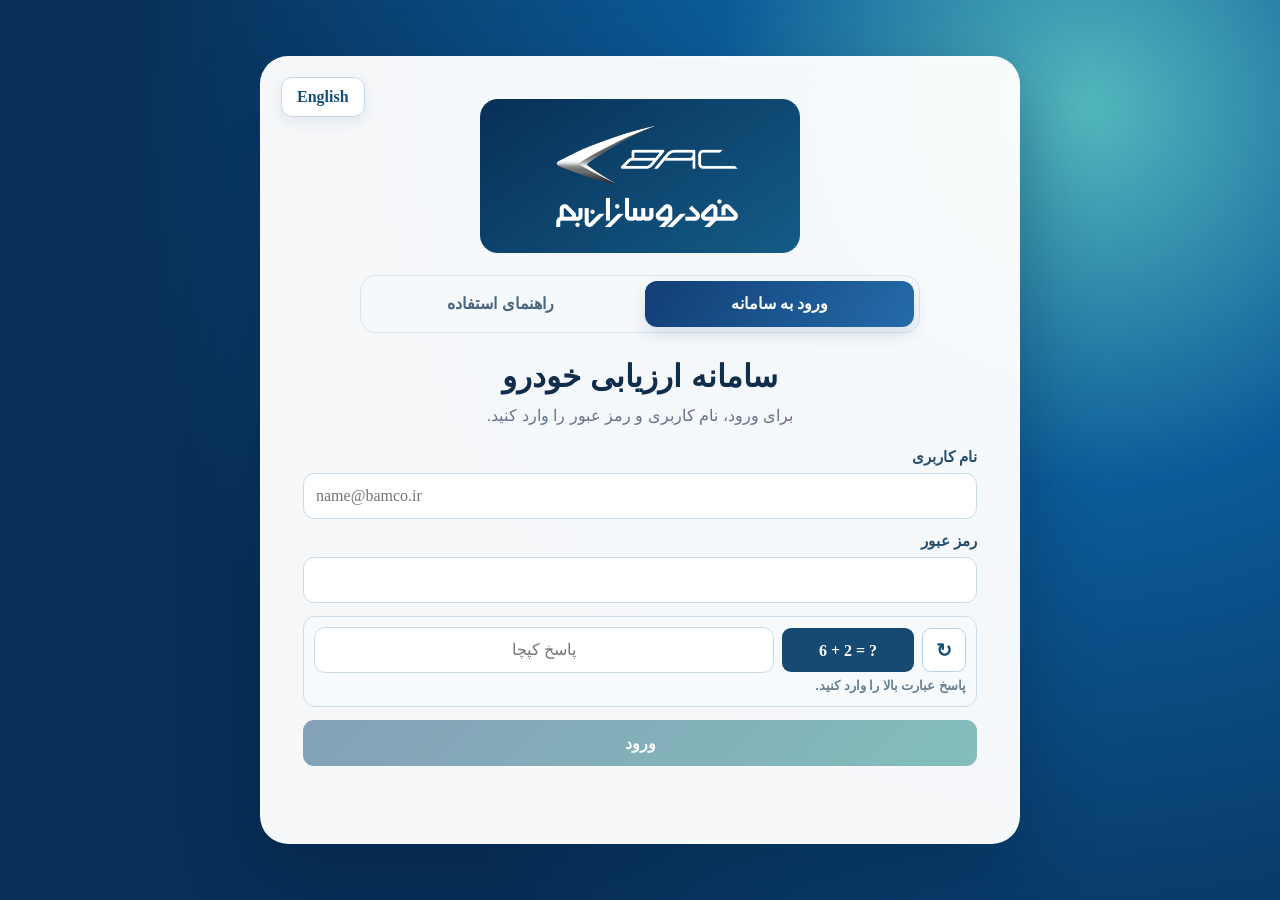
<file: index.html>
<!doctype html>
<html lang="fa" dir="rtl">
<head>
  <meta charset="utf-8">
  <meta name="viewport" content="width=device-width,initial-scale=1">
  <meta http-equiv="Cache-Control" content="no-cache, no-store, must-revalidate">
  <meta http-equiv="Pragma" content="no-cache">
  <meta http-equiv="Expires" content="0">
  <meta name="theme-color" content="#0b3a63">
  <title>ورود به سامانه ارزیابی خودرو</title>
  <link rel="stylesheet" href="auth-pages.css?v=75">
  <link rel="stylesheet" href="auth-guide.css?v=76">
</head>
<body data-auth-page="login">
  <main class="authPage">
    <section class="authCard" aria-labelledby="loginTitle">
      <button class="languageButton" id="languageButton" type="button" lang="en">English</button>
      <img class="brandLogo" src="bamco-logo.png?v=74" alt="لوگوی خودروسازان بم">
      <div class="entryTabs" role="tablist" aria-label="بخش‌های صفحه ورود">
        <button class="entryTabButton active" id="entryLoginTab" type="button" role="tab" aria-controls="entryLoginPanel" aria-selected="true" data-entry-tab="login"><span class="guideFa">ورود به سامانه</span><span class="guideEn">Sign in</span></button>
        <button class="entryTabButton" id="entryGuideTab" type="button" role="tab" aria-controls="entryGuidePanel" aria-selected="false" tabindex="-1" data-entry-tab="guide"><span class="guideFa">راهنمای استفاده</span><span class="guideEn">User Guide</span></button>
      </div>
      <div id="entryLoginPanel" role="tabpanel" aria-labelledby="entryLoginTab" tabindex="0">
        <h1 id="loginTitle">سامانه ارزیابی خودرو</h1>
        <p class="intro" id="loginIntro">برای ورود، نام کاربری و رمز عبور را وارد کنید.</p>
        <form id="loginForm" autocomplete="on">
          <label><span id="usernameLabel">نام کاربری</span><input id="username" name="username" type="email" dir="ltr" lang="en" autocomplete="username" placeholder="name@bamco.ir" required></label>
          <label><span id="passwordLabel">رمز عبور</span><input id="password" name="password" type="password" dir="ltr" lang="en" autocomplete="current-password" required></label>
          <div class="captchaBox">
            <div class="captchaRow">
              <input id="captchaAnswer" inputmode="numeric" autocomplete="off" aria-label="پاسخ کپچا" placeholder="پاسخ کپچا" dir="rtl" lang="fa">
              <strong id="captchaQuestion" dir="ltr" lang="en"></strong>
              <button id="captchaRefresh" class="captchaRefresh" type="button" aria-label="کپچای جدید">↻</button>
            </div>
            <small id="captchaMessage" aria-live="polite">پاسخ عبارت بالا را وارد کنید.</small>
          </div>
          <button id="loginButton" class="primaryButton" type="submit" disabled>ورود</button>
          <div id="loginMessage" class="message" role="status" aria-live="polite"></div>
        </form>
      </div>
<section aria-labelledby="entryGuideTab" class="entryGuidePanel entryTabPanel" hidden="" id="entryGuidePanel" role="tabpanel">
<div class="guideLang guideFa" dir="rtl" lang="fa">
<div class="guideHero">
<h1>راهنمای استفاده از سامانه ارزیابی خودرو</h1>
<p>این سامانه یک ابزار آفلاین و یکپارچه برای ثبت ارزیابی فنی خودرو، وزن‌دهی تخصصی شاخص‌ها، تحلیل مدیریتی، کنترل اصلاحات و مقایسه چند خودرو است. داده‌های ارزیاب، نظر و وزن‌های خبره و خروجی‌های مدیریتی در یک پرونده واحد نگهداری می‌شوند؛ در ادامه، نحوه کار هر نقش و مسیر کامل پرونده توضیح داده شده است.</p>
</div>
<nav aria-label="دسترسی سریع راهنما" class="guideQuickNav">
<a href="#guide-fa-overview">گردش کار</a><a href="#guide-fa-evaluator">ارزیاب</a><a href="#guide-fa-expert">خبره</a><a href="#guide-fa-manager">مدیریت</a><a href="#guide-fa-backup">پشتیبان و مقایسه</a>
</nav>
<section class="guideSection" id="guide-fa-overview">
<div class="guideSectionHead"><span class="guideSectionIcon workflowIcon">↻</span><div><h2>ورود، نقش‌ها و گردش کلی پرونده</h2><p>هر کاربر ابتدا با نام کاربری و رمز عبور وارد می‌شود و فقط نقش‌های مجاز حساب خود را می‌بیند.</p></div></div>
<div class="guideOverviewGrid">
<article class="guideRoleTile evaluator"><strong>ارزیاب</strong><p>مشخصات خودرو و ارزیاب، چهار نمای خودرو، امتیازهای ۱ تا ۱۰، یادداشت‌ها، مستندات و نظر نهایی را ثبت می‌کند و پس از تکمیل پرونده آن را قفل می‌کند.</p></article>
<article class="guideRoleTile expert"><strong>خبره</strong><p>اطلاعات تخصصی، وزن ۱۵ شاخص اصلی و نظر نهایی خبره را ثبت می‌کند. مجموع وزن‌ها باید دقیقاً برابر ۱ باشد.</p></article>
<article class="guideRoleTile manager"><strong>مدیریت</strong><p>داشبورد و نتایج را مشاهده می‌کند، وزن‌های فعال را کنترل می‌کند، مجوز اصلاح صادر می‌کند، سوابق اصلاحات را می‌بیند و مقایسه چند خودرو را انجام می‌دهد.</p></article>
</div>
<figure aria-label="گردش کار پرونده" class="guideFlow">
<div class="guideFlowNode"><b>ورود و انتخاب نقش</b><small>براساس دسترسی حساب</small></div><div class="guideFlowArrow">→</div>
<div class="guideFlowBranch"><div class="guideFlowNode branch"><b>ارزیابی</b><small>امتیاز، مستندات، عکس و نظر نهایی</small></div><div class="guideFlowNode merge"><b>وزن‌دهی خبره</b><small>وزن ۱۵ شاخص و نظر خبره</small></div></div><div class="guideFlowArrow">→</div>
<div class="guideFlowNode final"><b>مدیریت</b><small>تحلیل، مجوز اصلاح، مقایسه و خروجی</small></div><div class="guideFlowArrow">→</div>
<div class="guideFlowNode"><b>پشتیبان کامل</b><small>JSON قابل بازیابی</small></div>
</figure>
<div class="guideCallout"><strong>تغییر نقش:</strong> فقط نمای سامانه را بین نقش‌های مجاز همان کاربر عوض می‌کند و اطلاعات پرونده حذف نمی‌شود. گزینه «شروع ارزیابی جدید» فقط در پنل ارزیاب در دسترس است و برای ایجاد پرونده یک خودروی جدید استفاده می‌شود.</div>
</section>
<section class="guideSection" id="guide-fa-evaluator">
<div class="guideSectionHead"><span class="guideSectionIcon">✓</span><div><h2>پنل ارزیاب</h2><p>مرجع ثبت داده خام ارزیابی خودرو است.</p></div></div>
<div class="guideSteps">
<article class="guideStep"><span class="guideStepNum">۱</span><h3>اطلاعات ارزیابی</h3><p>نام و سابقه ارزیاب، تماس و ایمیل، تاریخ، برند، مدل، شماره شاسی و کارکرد را ثبت کنید.</p></article>
<article class="guideStep"><span class="guideStepNum">۲</span><h3>چهار نمای خودرو</h3><p>نمای جلو، عقب، چپ و راست را اضافه کنید. این تصاویر در پشتیبان کامل، مدیریت و خروجی اکسل مربوطه استفاده می‌شوند.</p></article>
<article class="guideStep"><span class="guideStepNum">۳</span><h3>امتیازدهی و مستندات</h3><p>برای هر آیتم امتیاز ۱ تا ۱۰ ثبت کنید. یادداشت و فایل مستند را در همان آیتم اضافه یا حذف کنید. درصد تکمیل به‌صورت زنده به‌روزرسانی می‌شود.</p></article>
<article class="guideStep"><span class="guideStepNum">۴</span><h3>نظر نهایی ارزیاب</h3><p>جمع‌بندی نهایی را ثبت کنید. این نظر در مدیریت، پشتیبان کامل و خروجی‌های مرتبط نگهداری می‌شود.</p></article>
<article class="guideStep"><span class="guideStepNum">۵</span><h3>تأیید نهایی و قفل</h3><p>پس از پاسخ‌دادن به تمام آیتم‌ها، «تأیید نهایی و قفل پرونده» را بزنید. پس از قفل، داده‌ها قابل تغییر نیستند.</p></article>
<article class="guideStep"><span class="guideStepNum">۶</span><h3>مشاهده پرونده قفل‌شده</h3><p>در حالت قفل، شاخص‌ها و زیرشاخص‌ها همچنان باز و بسته می‌شوند و امتیازها، یادداشت‌ها، مستندات و تصاویر قبلی قابل مشاهده‌اند؛ اما هیچ داده‌ای قابل تغییر نیست. بالای فرم وضعیت قفل نمایش داده می‌شود.</p></article>
<article class="guideStep"><span class="guideStepNum">۷</span><h3>اصلاح پس از قفل</h3><p>فقط مدیریت می‌تواند برای یک کاربر مشخص و در نقش «ارزیاب» مجوز اصلاح صادر کند. تنها همان کاربر در همان نقش امکان ویرایش خواهد داشت. پس از پایان اصلاح، ارزیاب دوباره پرونده را تأیید و قفل می‌کند.</p></article>
</div>
<h3>خروجی اکسل ارزیاب</h3>
<div class="guideToolbar">
<div class="guideTool"><strong>شیت اصلی</strong><span>اطلاعات ارزیابی، میانگین شاخص‌ها و نظر نهایی ارزیاب را در یک نمای خلاصه نگهداری می‌کند.</span></div>
<div class="guideTool"><strong>چهار نمای خودرو</strong><span>یک شیت جداگانه برای تصاویر جلو، عقب، چپ و راست ایجاد می‌شود.</span></div>
<div class="guideTool"><strong>جزئیات</strong><span>امتیاز آیتم‌ها، یادداشت‌ها و اطلاعات مستندات در شیت‌های جزئیات نگهداری می‌شوند.</span></div>
</div>
</section>
<section class="guideSection" id="guide-fa-expert">
<div class="guideSectionHead"><span class="guideSectionIcon">◇</span><div><h2>پنل خبره</h2><p>برای تعیین اهمیت نسبی ۱۵ شاخص اصلی و ثبت نظر تخصصی استفاده می‌شود.</p></div></div>
<div class="guideSteps">
<article class="guideStep"><span class="guideStepNum">۱</span><h3>اطلاعات خبره</h3><p>نام، تخصص، سمت، سازمان، سابقه، تماس، ایمیل و تاریخ تکمیل را ثبت کنید.</p></article>
<article class="guideStep"><span class="guideStepNum">۲</span><h3>وزن‌ها</h3><p>وزن هر ۱۵ شاخص را وارد کنید. مجموع باید دقیقاً ۱ باشد. وزن پیش‌فرض هر شاخص ۱/۱۵ است.</p></article>
<article class="guideStep"><span class="guideStepNum">۳</span><h3>تأیید نهایی خبره</h3><p>با معتبر بودن وزن‌ها، تأیید نهایی وزن‌های خبره را برای مدیریت فعال می‌کند. اگر خبره با مجوز اصلاح وارد پرونده قفل‌شده شده باشد، تأیید اصلاحات مجوز همان جلسه را خاتمه می‌دهد.</p></article>
<article class="guideStep"><span class="guideStepNum">۴</span><h3>حالت قفل</h3><p>در پرونده قفل‌شده، فرم خبره فقط خواندنی است مگر مدیریت دقیقاً برای همان کاربر در نقش خبره مجوز اصلاح صادر کند. وضعیت مجوز بالای پنل خبره نمایش داده می‌شود.</p></article>
<article class="guideStep"><span class="guideStepNum">۵</span><h3>خروجی اکسل خبره</h3><p>هر زمان تمام وزن‌ها وارد شده باشند و مجموع دقیقاً ۱ باشد، خروجی اکسل قابل دریافت است؛ حتی اگر پرونده قفل باشد. نظر نهایی خبره نیز در فایل اکسل درج می‌شود.</p></article>
</div>
</section>
<section class="guideSection" id="guide-fa-manager">
<div class="guideSectionHead"><span class="guideSectionIcon">▦</span><div><h2>پنل مدیریت</h2><p>مرکز تحلیل، کنترل وزن‌ها، مدیریت اصلاحات، مقایسه خودروها و گزارش نهایی است.</p></div></div>
<div class="guideSteps">
<article class="guideStep"><span class="guideStepNum">۱</span><h3>داشبورد و امتیاز نهایی</h3><p>مشخصات پرونده، تکمیل ارزیابی، میانگین شاخص‌ها، وزن فعال، سهم در امتیاز نهایی، نمودارها، نقاط قوت و ضعف و نظرات ارزیاب/خبره نمایش داده می‌شوند.</p></article>
<article class="guideStep"><span class="guideStepNum">۲</span><h3>وزن فعال</h3><p>اولویت وزن‌ها: فایل وزن مدیریتیِ تأییدشده، سپس وزن تأییدشده خبره، و در نبود آن‌ها وزن‌های برابر. حذف فایل مدیریتی، سیستم را به وزن خبره یا پیش‌فرض برمی‌گرداند.</p></article>
<article class="guideStep"><span class="guideStepNum">۳</span><h3>صدور مجوز اصلاح</h3><p>در پرونده قفل‌شده، مدیریت «نقش»، «کاربر دریافت‌کننده» و «دلیل اصلاح» را مشخص می‌کند. مجوز به ترکیب کاربر + نقش + پرونده وابسته است و برای کاربر دیگری قابل استفاده نیست.</p></article>
<article class="guideStep"><span class="guideStepNum">۴</span><h3>سوابق اصلاحات</h3><p>در انتهای پنل مدیریت، نام کاربر، نقش ارزیاب/خبره، دلیل، تاریخ و ساعت مجوز/اصلاح ثبت می‌شود. این سوابق در پشتیبان کامل نیز نگهداری می‌شوند.</p></article>
<article class="guideStep"><span class="guideStepNum">۵</span><h3>مقایسه چند خودرو</h3><p>از بخش مقایسه، ابتدا تعداد خودروهای مقایسه‌ای را از ۱ تا ۵ مشخص کنید و سپس فایل JSON هر خودرو را بارگذاری کنید. برای هر خودرو رادار مستقل و جدول مقایسه با اختلاف نسبت به خودروی فعلی نمایش داده می‌شود.</p></article>
<article class="guideStep"><span class="guideStepNum">۶</span><h3>اکسل مدیریت</h3><p>خروجی مدیریت شامل داشبورد، امتیازها و وزن‌ها، نظر نهایی ارزیاب، خبره و مدیریت و چهار نمای خودرو است. اگر خودروهای مقایسه‌ای بارگذاری شده باشند، جدول و نمودارهای مقایسه نیز در فایل اکسل اضافه می‌شوند.</p></article>
</div>
<h3>طبقه‌بندی نتیجه</h3>
<div class="guideDecision"><div class="pass"><strong>۸۵-۱۰۰</strong><span>عبور مقدماتی</span><small>ادامه بررسی‌های اقتصادی و صنعتی‌سازی</small></div><div class="conditional"><strong>۷۵-۸۵</strong><span>عبور مشروط</span><small>ادامه پس از برنامه اصلاحی</small></div><div class="revise"><strong>۶۵-۷۵</strong><span>اصلاح و ارزیابی مجدد</span><small>توقف تا اجرای اصلاحات</small></div><div class="reject"><strong>کمتر از ۶۵</strong><span>رد مقدماتی</span><small>عدم توصیه برای ادامه فرایند</small></div></div>
</section>
<section class="guideSection" id="guide-fa-backup">
<div class="guideSectionHead"><span class="guideSectionIcon">⇩</span><div><h2>پشتیبان کامل، بازیابی و نکات مهم</h2><p>برای انتقال پرونده بین دستگاه‌ها یا نگهداری نسخه قابل بازیابی از JSON استفاده کنید.</p></div></div>
<div class="guideSteps">
<article class="guideStep"><span class="guideStepNum">۱</span><h3>پشتیبان کامل JSON</h3><p>امتیازها، متادیتا، یادداشت‌ها، مستندات، چهار تصویر خودرو، نظرهای نهایی، اطلاعات و وزن‌های خبره، وزن مدیریتی، وضعیت قفل/مجوز و سوابق اصلاحات را ذخیره می‌کند.</p></article>
<article class="guideStep"><span class="guideStepNum">۲</span><h3>باز کردن پرونده</h3><p>از «باز کردن پرونده» برای بازیابی Full Case Backup استفاده کنید. نقش و وضعیت قفل پرونده پس از بازیابی مطابق اطلاعات ذخیره‌شده اعمال می‌شود.</p></article>
<article class="guideStep"><span class="guideStepNum">۳</span><h3>نام فایل‌ها</h3><p>نام تمام فایل‌های خروجی به انگلیسی ساخته می‌شود تا در سیستم‌های مختلف سازگاری بیشتری داشته باشد؛ محتوای فایل براساس زبان رابط فارسی یا انگلیسی است.</p></article>
</div>
<div class="guideCallout warning"><strong>پیشنهاد:</strong> قبل از شروع ارزیابی جدید، قبل از انتقال پرونده به دستگاه دیگر و قبل از اصلاحات مهم یک پشتیبان کامل JSON بگیرید.</div>
</section>
</div>
<div class="guideLang guideEn" dir="ltr" lang="en">
<div class="guideHero">
<h1>Vehicle Assessment System User Guide</h1>
<p>This system is an integrated offline tool for recording technical vehicle assessments, expert weighting of criteria, management analysis, revision control, and multi-vehicle comparison. Evaluator data, Expert comments and weights, and Management outputs are stored in a single case; the sections below explain how each role works and the complete case workflow.</p>
</div>
<nav aria-label="Guide shortcuts" class="guideQuickNav">
<a href="#guide-en-overview">Workflow</a><a href="#guide-en-evaluator">Evaluator</a><a href="#guide-en-expert">Expert</a><a href="#guide-en-manager">Management</a><a href="#guide-en-backup">Backup &amp; comparison</a>
</nav>
<section class="guideSection" id="guide-en-overview">
<div class="guideSectionHead"><span class="guideSectionIcon workflowIcon">↻</span><div><h2>Sign-in, roles, and overall case workflow</h2><p>Each user first signs in with a username and password and sees only the roles authorized for that account.</p></div></div>
<div class="guideOverviewGrid">
<article class="guideRoleTile evaluator"><strong>Evaluator</strong><p>Records vehicle and evaluator information, four vehicle views, 1–10 scores, notes, evidence, and the final comment, then locks the case after completion.</p></article>
<article class="guideRoleTile expert"><strong>Expert</strong><p>Records professional information, weights for the 15 main criteria, and the Expert final comment. The total of all weights must equal exactly 1.</p></article>
<article class="guideRoleTile manager"><strong>Management</strong><p>Views the dashboard and results, controls active weights, grants revision permission, reviews revision history, and compares multiple vehicles.</p></article>
</div>
<figure aria-label="Case workflow" class="guideFlow">
<div class="guideFlowNode"><b>Sign in and select role</b><small>Based on account access</small></div><div class="guideFlowArrow">→</div>
<div class="guideFlowBranch"><div class="guideFlowNode branch"><b>Assessment</b><small>Scores, evidence, photos, and final comment</small></div><div class="guideFlowNode merge"><b>Expert weighting</b><small>15 criterion weights and Expert comment</small></div></div><div class="guideFlowArrow">→</div>
<div class="guideFlowNode final"><b>Management</b><small>Analysis, revision permission, comparison, and output</small></div><div class="guideFlowArrow">→</div>
<div class="guideFlowNode"><b>Full backup</b><small>Restorable JSON</small></div>
</figure>
<div class="guideCallout"><strong>Switch Role:</strong> only changes the system view between roles authorized for the same user and does not delete case data. “Start New Assessment” is available only in the Evaluator panel and is used to create a case for a new vehicle.</div>
</section>
<section class="guideSection" id="guide-en-evaluator">
<div class="guideSectionHead"><span class="guideSectionIcon">✓</span><div><h2>Evaluator panel</h2><p>The source for recording raw vehicle-assessment data.</p></div></div>
<div class="guideSteps">
<article class="guideStep"><span class="guideStepNum">1</span><h3>Assessment information</h3><p>Enter the evaluator’s name and experience, contact details and email, date, vehicle brand, model, VIN, and odometer reading.</p></article>
<article class="guideStep"><span class="guideStepNum">2</span><h3>Four vehicle views</h3><p>Add front, rear, left, and right views. These images are used in the full backup, Management, and the related Excel output.</p></article>
<article class="guideStep"><span class="guideStepNum">3</span><h3>Scoring and evidence</h3><p>Enter a score from 1 to 10 for each item. Add or remove notes and evidence files within the same item. The completion percentage updates live.</p></article>
<article class="guideStep"><span class="guideStepNum">4</span><h3>Evaluator final comment</h3><p>Record the final conclusion. This comment is retained in Management, the full backup, and related outputs.</p></article>
<article class="guideStep"><span class="guideStepNum">5</span><h3>Final confirmation and lock</h3><p>After answering all items, click “Finalize and Lock Assessment.” After the case is locked, the data cannot be changed.</p></article>
<article class="guideStep"><span class="guideStepNum">6</span><h3>View a locked case</h3><p>When locked, criteria and subcriteria can still be expanded and collapsed, and previous scores, notes, evidence, and images remain viewable; however, no data can be changed. The lock status is displayed above the form.</p></article>
<article class="guideStep"><span class="guideStepNum">7</span><h3>Revision after locking</h3><p>Only Management can grant revision permission to a specific user in the “Evaluator” role. Only that same user in that role can edit the case. After completing the revision, the Evaluator confirms and locks the case again.</p></article>
</div>
<h3>Evaluator Excel Output</h3>
<div class="guideToolbar">
<div class="guideTool"><strong>Main sheet</strong><span>Keeps assessment information, criterion averages, and the Evaluator final comment in one summary view.</span></div>
<div class="guideTool"><strong>Four vehicle views</strong><span>A separate sheet is created for the front, rear, left, and right images.</span></div>
<div class="guideTool"><strong>Details</strong><span>Item scores, notes, and evidence information are retained in the detail sheets.</span></div>
</div>
</section>
<section class="guideSection" id="guide-en-expert">
<div class="guideSectionHead"><span class="guideSectionIcon">◇</span><div><h2>Expert panel</h2><p>Used to define the relative importance of the 15 main criteria and record the expert opinion.</p></div></div>
<div class="guideSteps">
<article class="guideStep"><span class="guideStepNum">1</span><h3>Expert information</h3><p>Enter name, specialty, position, organization, experience, contact details, email, and completion date.</p></article>
<article class="guideStep"><span class="guideStepNum">2</span><h3>Weights</h3><p>Enter the weight of all 15 criteria. The total must equal exactly 1. The default weight for each criterion is 1/15.</p></article>
<article class="guideStep"><span class="guideStepNum">3</span><h3>Expert final confirmation</h3><p>When the weights are valid, final confirmation makes the Expert weights available to Management. If the Expert entered a locked case with revision permission, confirming the revisions ends that session’s permission.</p></article>
<article class="guideStep"><span class="guideStepNum">4</span><h3>Locked state</h3><p>In a locked case, the Expert form is read-only unless Management grants revision permission specifically to that same user in the Expert role. Permission status is displayed above the Expert panel.</p></article>
<article class="guideStep"><span class="guideStepNum">5</span><h3>Expert Excel output</h3><p>Whenever all weights have been entered and their total equals exactly 1, the Excel output can be generated, even if the case is locked. The Expert final comment is also included in the Excel file.</p></article>
</div>
</section>
<section class="guideSection" id="guide-en-manager">
<div class="guideSectionHead"><span class="guideSectionIcon">▦</span><div><h2>Management panel</h2><p>The central area for analysis, weight control, revision management, vehicle comparison, and final reporting.</p></div></div>
<div class="guideSteps">
<article class="guideStep"><span class="guideStepNum">1</span><h3>Dashboard and final score</h3><p>Case information, assessment completion, criterion averages, active weights, contribution to the final score, charts, strengths and weaknesses, and Evaluator/Expert comments are displayed.</p></article>
<article class="guideStep"><span class="guideStepNum">2</span><h3>Active weights</h3><p>Weight priority is: an approved Management weight file, then confirmed Expert weights, and equal weights if neither is available. Removing the Management file returns the system to Expert or default weights.</p></article>
<article class="guideStep"><span class="guideStepNum">3</span><h3>Grant revision permission</h3><p>For a locked case, Management specifies the “role,” “receiving user,” and “revision reason.” Permission is tied to the combination of user + role + case and cannot be used by another user.</p></article>
<article class="guideStep"><span class="guideStepNum">4</span><h3>Revision history</h3><p>At the end of the Management panel, the user name, Evaluator/Expert role, reason, date, and time of the permission/revision are recorded. These records are also retained in the full backup.</p></article>
<article class="guideStep"><span class="guideStepNum">5</span><h3>Compare multiple vehicles</h3><p>In the comparison section, first select 1 to 5 comparison vehicles, then load the JSON file for each vehicle. A separate radar chart is displayed for each vehicle, together with a comparison table showing differences from the current vehicle.</p></article>
<article class="guideStep"><span class="guideStepNum">6</span><h3>Management Excel</h3><p>The Management output includes the dashboard, scores and weights, the final comments from the Evaluator, Expert, and Management, and the four vehicle views. If comparison vehicles have been loaded, the comparison table and charts are also added to the Excel file.</p></article>
</div>
<h3>Result classification</h3>
<div class="guideDecision"><div class="pass"><strong>85-100</strong><span>Preliminary pass</span><small>Continue economic and industrialization reviews</small></div><div class="conditional"><strong>75-85</strong><span>Conditional pass</span><small>Continue after a corrective plan</small></div><div class="revise"><strong>65-75</strong><span>Revise and reassess</span><small>Pause until corrections are implemented</small></div><div class="reject"><strong>Below 65</strong><span>Preliminary rejection</span><small>Further continuation is not recommended</small></div></div>
</section>
<section class="guideSection" id="guide-en-backup">
<div class="guideSectionHead"><span class="guideSectionIcon">⇩</span><div><h2>Full backup, restore, and important notes</h2><p>Use JSON to transfer a case between devices or keep a restorable copy.</p></div></div>
<div class="guideSteps">
<article class="guideStep"><span class="guideStepNum">1</span><h3>Full JSON backup</h3><p>Stores scores, metadata, notes, evidence, four vehicle images, final comments, Expert information and weights, Management weights, lock/permission status, and revision history.</p></article>
<article class="guideStep"><span class="guideStepNum">2</span><h3>Open case</h3><p>Use “Open Assessment File” to restore a Full Case Backup. After restoration, the role and case lock status are applied according to the saved information.</p></article>
<article class="guideStep"><span class="guideStepNum">3</span><h3>File names</h3><p>All output file names are generated in English for better compatibility across systems; file content follows the Persian or English interface language.</p></article>
</div>
<div class="guideCallout warning"><strong>Recommendation:</strong> create a full JSON backup before starting a new assessment, before transferring the case to another device, and before major revisions.</div>
</section>
</div>
  <button class="secondaryButton guideBackButton" id="guideBackButton" type="button"><span class="guideFa">بازگشت به ورود به سامانه</span><span class="guideEn">Back to sign in</span></button>
</section>

    </section>
  </main>
  <script src="auth-pages.js?v=86"></script>
</body>
</html>
</file>
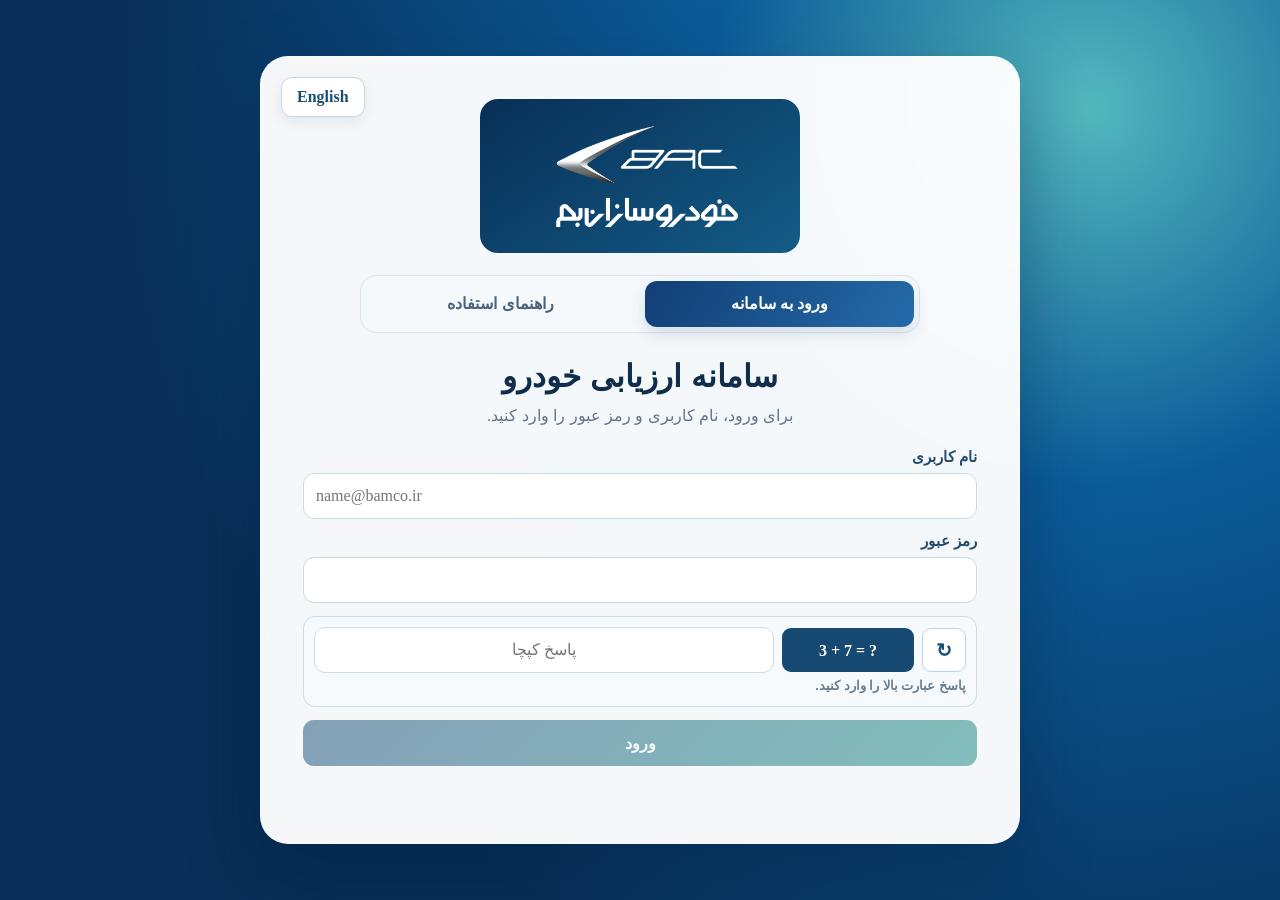
<file: roles.html>
<!doctype html>
<html lang="fa" dir="rtl">
<head>
  <meta charset="utf-8">
  <meta name="viewport" content="width=device-width,initial-scale=1">
  <meta http-equiv="Cache-Control" content="no-cache, no-store, must-revalidate">
  <meta http-equiv="Pragma" content="no-cache">
  <meta http-equiv="Expires" content="0">
  <meta name="theme-color" content="#0b3a63">
  <title>انتخاب پنل سامانه ارزیابی خودرو</title>
  <link rel="stylesheet" href="auth-pages.css?v=75">
<link rel="stylesheet" href="evaluator-setup.css?v=84">
</head>
<body data-auth-page="roles">
  <main class="rolesPage">
    <section class="rolesCard" aria-labelledby="rolesTitle">
      <button class="languageButton" id="languageButton" type="button" lang="en">English</button>
      <header class="rolesHeader">
        <div><h1 id="rolesTitle">انتخاب پنل</h1><p id="rolesIntro">پنل موردنظر را برای ادامه انتخاب کنید.</p></div>
        <button id="signOutButton" class="secondaryButton" type="button">خروج از حساب</button>
      </header>
      <div class="signedIn"><span id="signedInLabel">کاربر واردشده:</span> <bdi id="signedInUser" dir="ltr" lang="en"></bdi></div>
      <nav class="roleList" aria-label="پنل‌های قابل دسترسی">
        <a class="roleChoice evaluator" data-role="evaluator" href="evaluator.html?v=86"><span class="roleIcon">✓</span><span><strong id="evaluatorTitle">ورود ارزیاب</strong><small id="evaluatorDesc">ثبت اطلاعات، چک‌لیست، امتیازها و تصاویر مستند</small></span></a>
        <a class="roleChoice expert" data-role="expert" href="expert.html?v=86"><span class="roleIcon">◇</span><span><strong id="expertTitle">ورود خبره</strong><small id="expertDesc">ثبت اطلاعات تخصصی و تعیین وزن شاخص‌های اصلی</small></span></a>
        <a class="roleChoice manager" data-role="manager" href="manager.html?v=86"><span class="roleIcon">▦</span><span><strong id="managerTitle">ورود مدیریت</strong><small id="managerDesc">مشاهده داشبورد، نتایج و گزارش مدیریتی</small></span></a>
      </nav>
    </section>
  </main>
  <script src="auth-pages.js?v=86"></script>
<script src="evaluator-setup.js?v=86"></script>
</body>
</html>
</file>
<file: auth-pages.css>
:root{color:#123b63;background:#082f57;color-scheme:light}
*{box-sizing:border-box}
html,body{min-height:100%;margin:0}
html[lang="fa"] body,html[lang="fa"] body *{font-family:"B Nazanin","B Zar","B Yas",Nazanin,"B Nazanin Regular",Tahoma,Arial,sans-serif!important}
html[lang="en"] body,html[lang="en"] body *{font-family:"Times New Roman",Times,serif!important}
html[lang="fa"] body [lang="en"],html[lang="fa"] body [dir="ltr"],html[lang="fa"] body input[type="email"],html[lang="fa"] body input[type="password"]{font-family:"Times New Roman",Times,serif!important}
body{background:radial-gradient(circle at 85% 12%,#53b8bd 0,#0b5b98 28%,#082f57 72%);background-attachment:fixed}
button,input{font:inherit}
.authPage,.rolesPage{min-height:100svh;display:grid;place-items:center;padding:34px}
.authCard,.rolesCard{position:relative;width:min(760px,100%);padding:42px;border:1px solid rgba(255,255,255,.55);border-radius:28px;background:rgba(255,255,255,.96);box-shadow:0 28px 70px rgba(0,27,57,.34);backdrop-filter:blur(12px)}
.authCard{text-align:center}
.languageButton{position:absolute;z-index:2;top:20px;left:20px;right:auto;min-height:40px;border:1px solid #c4d8e5;border-radius:11px;background:#fff;color:#174f76;padding:8px 15px;font-weight:800;cursor:pointer;box-shadow:0 5px 14px rgba(18,54,89,.08)}
.languageButton:hover,.languageButton:focus-visible{border-color:#29a5aa;color:#087f8c;outline:none;box-shadow:0 0 0 3px rgba(41,165,170,.13)}
.brandLogo{display:block;width:min(320px,70vw);height:154px;margin:0 auto 13px;padding:8px 14px;border-radius:18px;background:linear-gradient(145deg,#082f57,#135c86);object-fit:cover;object-position:center 47%}
.brandName{font-size:25px;font-weight:900;color:#123b63}.authCard h1{margin:22px 0 7px;color:#102e4c;font-size:31px;line-height:1.45}.intro{margin:0 0 23px;color:#64748b;font-size:16px}
#loginForm{display:grid;grid-template-columns:1fr;gap:13px;text-align:start}#loginForm label{display:grid;gap:7px;min-width:0}#loginForm label span{color:#244d6d;font-size:15px;font-weight:850}#loginForm input{width:100%;min-height:46px;border:1px solid #cbdce7;border-radius:11px;background:#fff;padding:9px 12px;color:#183b57;font-size:16px;outline:none}#loginForm input:focus{border-color:#14827f;box-shadow:0 0 0 3px rgba(20,130,127,.12)}
.captchaBox{width:100%;margin:0;padding:10px;border:1px solid #cbdde8;border-radius:12px;background:#f7fafc}.captchaRow{display:grid;grid-template-columns:minmax(0,1fr) 132px 44px;gap:8px;align-items:center;direction:ltr}.captchaRow input{text-align:center!important}.captchaRow strong{display:flex;align-items:center;justify-content:center;min-height:44px;border-radius:9px;background:#174a72;color:#fff;font:800 16px/1.2 Tahoma,Arial,sans-serif!important}.captchaRefresh{display:flex;align-items:center;justify-content:center;width:44px;height:44px;padding:0;border:1px solid #bdd2e0;border-radius:9px;background:#fff;color:#174f76;cursor:pointer;font-size:19px;font-weight:900}.captchaBox small{display:block;min-height:18px;margin-top:5px;color:#687f90;font-size:13px;font-weight:700;text-align:right}.captchaBox.valid{border-color:#a8d1bf;background:#f6fbf8}.captchaBox.valid small{color:#187a54}.captchaBox.invalid{border-color:#dfb1b6;background:#fff8f8}.captchaBox.invalid small,.message.error{color:#a83042}html[lang="en"] .captchaBox small{text-align:left}
.primaryButton,.secondaryButton{min-height:46px;border-radius:11px;padding:9px 24px;font-weight:900;cursor:pointer}.primaryButton{border:0;background:linear-gradient(135deg,#154c78,#11867f);color:#fff}.primaryButton:not(:disabled):hover{filter:brightness(1.06);box-shadow:0 9px 20px rgba(17,110,111,.2)}.primaryButton:disabled{opacity:.5;cursor:not-allowed}.secondaryButton{border:1px solid #cbdbe5;background:#fff;color:#315771}.message{min-height:22px;text-align:center;font-size:14px;font-weight:800}.message.success{color:#087457}
.rolesCard{width:min(980px,100%);padding-top:76px}.rolesHeader{display:flex;align-items:center;justify-content:space-between;gap:18px;margin:0 0 18px;padding:22px 24px;border-radius:20px;color:#fff;background:linear-gradient(115deg,#102f59,#0b6594 58%,#138d83);box-shadow:0 14px 30px rgba(11,71,97,.2)}.rolesHeader h1{margin:0 0 5px;font-size:29px}.rolesHeader p{margin:0;color:#d8edf4;font-size:16px}.rolesHeader .secondaryButton{flex:0 0 auto}
.signedIn{display:flex;align-items:center;gap:7px;padding:13px 16px;margin-bottom:18px;border:1px solid #d9e7ed;border-radius:12px;background:#f5fafb;color:#28516d;font-weight:800}.signedIn bdi{font-family:"Times New Roman",Times,serif!important}
.roleList{display:grid;grid-template-columns:1fr;gap:14px}.roleChoice{display:grid;grid-template-columns:64px minmax(0,1fr);grid-template-rows:auto auto;align-content:center;column-gap:13px;min-height:104px;padding:20px 24px;border:1px solid #d7e4ed;border-radius:18px;background:#fff;color:#153b61;text-align:right;text-decoration:none;cursor:pointer;transition:.2s}.roleChoice:hover,.roleChoice:focus-visible{transform:translateY(-4px);border-color:#29a5aa;outline:none;box-shadow:0 14px 28px rgba(18,54,89,.13)}.roleIcon{grid-row:1/span 2;display:grid;place-items:center;width:54px;height:54px;border-radius:14px;color:#fff;font-size:25px}.evaluator .roleIcon{background:linear-gradient(135deg,#087f8c,#16b4aa)}.expert .roleIcon{background:linear-gradient(135deg,#7353a4,#a06ac5)}.manager .roleIcon{background:linear-gradient(135deg,#123e75,#3470b7)}.roleChoice strong,.roleChoice small{display:block;min-width:0}.roleChoice strong{font-size:20px;line-height:1.35}.roleChoice small{color:#6a7d90;font-size:15px;line-height:1.65}
html[lang="en"] .roleChoice{text-align:left;direction:ltr}
[hidden]{display:none!important}
@media(max-width:650px){.authPage,.rolesPage{display:block;min-height:100svh;padding:14px}.authCard,.rolesCard{width:100%;min-height:calc(100svh - 28px);padding:24px 16px 28px;border-radius:22px}.rolesCard{padding-top:68px}.languageButton{top:13px;left:13px;right:auto;padding:7px 10px}.brandLogo{width:min(300px,78vw);height:138px;margin-top:17px}.brandName{font-size:23px}.authCard h1{font-size:clamp(25px,8vw,34px);margin-top:18px}.captchaRow{grid-template-columns:minmax(0,1fr) 108px 42px;gap:6px}.captchaRow strong,.captchaRow input{min-height:42px}.captchaRefresh{width:42px;height:42px}.rolesHeader{align-items:stretch;flex-direction:column;padding:20px 17px}.rolesHeader h1{font-size:25px}.rolesHeader .secondaryButton{width:100%}.signedIn{align-items:flex-start;flex-direction:column}.roleChoice{grid-template-columns:50px minmax(0,1fr);min-height:88px;padding:15px 16px;border-radius:16px}.roleIcon{width:46px;height:46px}.roleChoice strong{font-size:19px}.roleChoice small{font-size:14px;line-height:1.55}}
</file>
<file: auth-guide.css>
/* guide.css */
/* Integrated bilingual user guide on the entry screen */
.entryTabs{display:flex;justify-content:center;gap:10px;margin:22px auto 8px;padding:5px;width:min(560px,100%);border:1px solid #d9e5ee;border-radius:16px;background:#f5f9fc}
.entryTabButton{flex:1;border:0;border-radius:12px;background:transparent;color:#49647d;padding:11px 16px;font-weight:700;box-shadow:none}
.entryTabButton.active{background:linear-gradient(120deg,#123e75,#246ba9);color:#fff;box-shadow:0 7px 16px #163b6924}
.entryGuidePanel{margin-top:16px;text-align:initial}
.guideLang{display:block}.guideEn{display:none}html[lang="en"] .guideFa{display:none!important}html[lang="en"] .guideEn{display:block!important}
.guideHero{position:relative;overflow:hidden;padding:28px;border-radius:22px;background:linear-gradient(125deg,#0f3967,#176ca2 64%,#168f85);color:#fff;margin-bottom:18px}
.guideHero:after{content:"";position:absolute;width:240px;height:240px;border-radius:50%;border:40px solid #ffffff12;inset:auto -55px -95px auto}
.guideHero h1{position:relative;margin:0 0 8px;font-size:29px;z-index:1}.guideHero p{position:relative;margin:0;max-width:760px;line-height:1.9;color:#e5f4fb;z-index:1}
.guideQuickNav{display:grid;grid-template-columns:repeat(5,minmax(0,1fr));gap:9px;margin:0 0 18px}.guideQuickNav a{display:flex;align-items:center;justify-content:center;min-height:46px;padding:8px 10px;border:1px solid #cfdee8;border-radius:12px;background:#fff;color:#174b77;text-decoration:none;font-weight:700;text-align:center;line-height:1.45}.guideQuickNav a:hover{border-color:#2c7fae;background:#eef8fc}
.guideSection{margin:0 0 18px;padding:24px;border:1px solid #d8e4ed;border-radius:20px;background:#fff;box-shadow:0 8px 24px #1236590b;scroll-margin-top:20px}.guideSectionHead{display:flex;align-items:center;gap:13px;margin-bottom:18px}.guideSectionIcon{flex:0 0 48px;width:48px;height:48px;display:grid;place-items:center;border-radius:14px;background:linear-gradient(135deg,#123e75,#2586b8);color:#fff;font:700 22px "Times New Roman",serif}.guideSection h2{margin:0;color:#153d63;font-size:23px}.guideSectionHead p{margin:4px 0 0;color:#6b7f91;line-height:1.7}
.guideOverviewGrid{display:grid;grid-template-columns:repeat(3,1fr);gap:12px}.guideRoleTile{padding:18px;border:1px solid #d7e4ed;border-radius:16px;background:#fbfdff}.guideRoleTile strong{display:block;color:#123e75;font-size:18px;margin-bottom:6px}.guideRoleTile p{margin:0;color:#60758a;line-height:1.75}.guideRoleTile.evaluator{border-top:4px solid #159486}.guideRoleTile.expert{border-top:4px solid #8a61b4}.guideRoleTile.manager{border-top:4px solid #2463a5}
.guideFlow{display:flex;align-items:stretch;gap:8px;margin-top:18px;direction:ltr}.guideFlowNode{flex:1;min-width:0;padding:15px 12px;border:1px solid #cfe0eb;border-radius:15px;background:#f9fcfe;text-align:center;color:#24445f}.guideFlowNode b{display:block;color:#123e75;margin-bottom:5px}.guideFlowNode small{display:block;line-height:1.5;color:#678096}.guideFlowNode.branch{background:#f2fbf8;border-color:#bce4d7}.guideFlowNode.merge{background:#f4f5fb;border-color:#d8d1ea}.guideFlowNode.final{background:#eef6fd;border-color:#bfd8eb}.guideFlowArrow{align-self:center;flex:0 0 26px;text-align:center;color:#4f7896;font:700 26px "Times New Roman",serif}.guideFlowBranch{display:grid;grid-template-columns:1fr;gap:8px;flex:1.4}.guideFlowBranch .guideFlowNode{width:100%}
.guideSteps{display:grid;grid-template-columns:repeat(2,minmax(0,1fr));gap:12px}.guideStep{position:relative;padding:17px 17px 17px 62px;border:1px solid #dce6ee;border-radius:15px;background:#fbfdff;min-height:106px}.guideStepNum{position:absolute;left:15px;top:17px;width:34px;height:34px;border-radius:11px;background:#e7f3fa;color:#175d8a;display:grid;place-items:center;font:700 17px "Times New Roman",serif}.guideStep h3{margin:0 0 5px;color:#173f65;font-size:17px}.guideStep p{margin:0;color:#60758a;line-height:1.75;font-size:14px}.guideFa .guideStep{padding:17px 62px 17px 17px}.guideFa .guideStepNum{left:auto;right:15px}
.guideCallout{margin-top:14px;padding:14px 16px;border-radius:13px;background:#eef8f5;border:1px solid #c9e7dc;color:#285d51;line-height:1.8}.guideCallout.warning{background:#fff7e9;border-color:#efd9ae;color:#805c18}.guideCallout.danger{background:#fff0f0;border-color:#edcccc;color:#8c3434}
.guideToolbar{display:grid;grid-template-columns:repeat(3,1fr);gap:10px}.guideTool{padding:15px;border:1px solid #dae5ed;border-radius:14px;background:#fbfdff}.guideTool strong{display:block;color:#17466f;margin-bottom:5px}.guideTool span{display:block;color:#687f93;line-height:1.65;font-size:14px}
.guideDecision{display:grid;grid-template-columns:repeat(4,1fr);gap:9px}.guideDecision div{padding:15px;border-radius:14px;text-align:center;border:1px solid #d8e4ed}.guideDecision strong{display:block;font:700 18px "Times New Roman",serif;margin-bottom:4px}.guideDecision span{display:block;font-weight:700;margin-bottom:5px}.guideDecision small{display:block;line-height:1.55;color:#60758a}.guideDecision .pass{background:#edf9f3;border-color:#c0e6d2}.guideDecision .conditional{background:#fff8e9;border-color:#efddb1}.guideDecision .revise{background:#fff2e9;border-color:#efcdb6}.guideDecision .reject{background:#fff0f0;border-color:#eac9c9}
.guideFileFlow{display:grid;grid-template-columns:1fr 42px 1fr 42px 1fr;align-items:center;gap:6px}.guideFileBox{padding:17px;border:1px solid #cfdee8;border-radius:15px;background:#f9fcfe;text-align:center}.guideFileBox strong{display:block;color:#173f65;margin-bottom:5px}.guideFileBox small{color:#60758a;line-height:1.6}.guideFileArrow{text-align:center;font-size:26px;color:#527793;font-family:"Times New Roman",serif}
.guideChecklist{display:grid;grid-template-columns:repeat(2,1fr);gap:9px 20px;margin:0;padding:0;list-style:none}.guideChecklist li{position:relative;padding-inline-start:27px;color:#526b80;line-height:1.75}.guideChecklist li:before{content:"✓";position:absolute;inset-inline-start:0;top:0;color:#0c8a70;font-weight:700}
.guideLegend{display:flex;gap:10px;flex-wrap:wrap;margin-top:15px}.guideBadge{padding:6px 10px;border-radius:999px;font-size:13px;background:#edf4f9;color:#42627b}.guideBadge.green{background:#e9f7f1;color:#08734b}.guideBadge.purple{background:#f2ecf8;color:#75529d}.guideBadge.blue{background:#eaf3fb;color:#1f6095}
.authPage.guideMode{place-items:start center;padding-top:28px;padding-bottom:28px}.authPage.guideMode .authCard{width:min(1220px,100%)!important}.authPage.guideMode .entryIntro{margin-top:14px!important}
html[lang="en"] .guideSection,html[lang="en"] .guideHero,html[lang="en"] .guideQuickNav,html[lang="en"] .guideRoleTile,html[lang="en"] .guideTool,html[lang="en"] .guideStep{font-family:"Times New Roman",serif!important}
@media(max-width:900px){.guideQuickNav{grid-template-columns:repeat(2,1fr)}.guideOverviewGrid,.guideToolbar{grid-template-columns:1fr}.guideDecision{grid-template-columns:repeat(2,1fr)}.guideFlow{display:grid;grid-template-columns:1fr}.guideFlowArrow{transform:rotate(90deg)}.guideFlowBranch{grid-template-columns:1fr 1fr}.guideSteps{grid-template-columns:1fr}.guideFileFlow{grid-template-columns:1fr}.guideFileArrow{transform:rotate(90deg)}.guideChecklist{grid-template-columns:1fr}}
@media(max-width:650px){.entryTabs{margin-top:16px}.entryTabButton{padding:10px 8px}.guideHero{padding:21px 18px}.guideHero h1{font-size:24px}.guideSection{padding:18px 14px}.guideSectionHead{align-items:flex-start}.guideQuickNav{grid-template-columns:1fr 1fr}.guideDecision{grid-template-columns:1fr}.guideFlowBranch{grid-template-columns:1fr}.authPage.guideMode{padding:12px!important}.guideOverviewGrid{grid-template-columns:1fr}}

/* Match the current isolated login page while retaining the original guide design. */
.entryTabButton{cursor:pointer;font-size:16px;line-height:1.5}
.entryTabButton:focus-visible{outline:3px solid #29a5aa;outline-offset:2px}
.entryGuidePanel{line-height:1.75}
.authCard .guideHero h1{color:#fff;margin:0 0 8px;font-size:29px;line-height:1.5}
.guideHero p{max-width:none}
.guideFlow{margin-inline:0}
.guideRoleTile,.guideFlowNode,.guideFlowBranch,.guideStep,.guideTool{min-width:0;overflow-wrap:anywhere}
.guideFlowNode,.guideFileBox{display:flex;flex-direction:column;align-items:center;justify-content:center}
.guideBackButton{display:block;margin:24px auto 0}
@media(max-width:650px){.authCard .guideHero h1{font-size:24px}.guideBackButton{width:100%}}
</file>
<file: evaluator-setup.css>
.evaluatorSetup{width:min(780px,calc(100% - 24px));max-height:calc(100dvh - 32px);overflow:auto;margin:auto;padding:26px;border:1px solid #bdd5e4;border-radius:22px;background:#fff;color:#123b63;box-shadow:0 30px 85px #001c4866;color-scheme:light}
.evaluatorSetup::backdrop{background:#062746b8;backdrop-filter:blur(5px)}
.evaluatorSetup header{margin-bottom:20px;display:flex;align-items:center;justify-content:space-between;gap:16px}.evaluatorSetup h2{margin:0;font-size:25px}.evaluatorSetup p{font-size:16px;line-height:1.8;margin:12px 0 20px}.evaluatorSetup .setupClose{width:40px;min-height:40px;padding:0;font-size:28px;color:#315974;background:#eef5fa;border:0;border-radius:10px;cursor:pointer}
.setupFields{display:grid;grid-template-columns:repeat(3,minmax(0,1fr));gap:18px 16px}.setupFields label{display:grid;gap:8px;font-size:16px;font-weight:700}.setupFields select{width:100%;min-width:0;height:46px;padding:8px 12px;background:#f5f9fc;color:#153b61;border:1px solid #c4d8e5;border-radius:10px;font-size:17px;font-family:"Times New Roman",Times,serif!important}.setupFields select:focus-visible{outline:3px solid #48a6ba;outline-offset:2px}.evaluatorSetup footer{display:flex;justify-content:flex-end;gap:12px;margin:24px 0 0}.evaluatorSetup footer button{padding:10px 22px;min-height:44px;border-radius:10px;border:1px solid #b5cfdc;cursor:pointer;font-size:17px;font-weight:700}.evaluatorSetup .setupContinue{background:#126d8d;color:white;border-color:#126d8d}.evaluatorSetup .setupCancel{background:#f1f6f9;color:#204867}.evaluatorSetup .setupError{color:#9e2939;margin:10px 0}.setupError:empty{display:none}

html[lang="fa"] .evaluatorSetup,html[lang="fa"] .evaluatorSetup button{font-family:"B Nazanin",Nazanin,serif!important}
html[lang="en"] .evaluatorSetup,html[lang="en"] .evaluatorSetup *{font-family:"Times New Roman",Times,serif!important}
@media(max-width:600px){.evaluatorSetup{padding:20px 16px}.setupFields{grid-template-columns:repeat(2,minmax(0,1fr));gap:14px 10px}.evaluatorSetup h2{font-size:22px}.evaluatorSetup footer button{padding:10px 14px}}
@media(max-width:360px){.setupFields{grid-template-columns:1fr}}
/* The control and its menu follow the interface direction; Latin values retain Times. */
html[lang="fa"] body #evaluatorSetup .setupFields select,
html[lang="fa"] body #evaluatorSetup .setupFields option{direction:rtl!important;text-align:right!important;text-align-last:right!important}
html[lang="en"] body #evaluatorSetup .setupFields select,
html[lang="en"] body #evaluatorSetup .setupFields option{direction:ltr!important;text-align:left!important;text-align-last:left!important}
html body #evaluatorSetup .setupFields select[lang="fa"],
html body #evaluatorSetup .setupFields option[lang="fa"]{font-family:"B Nazanin",Nazanin,serif!important}
html body #evaluatorSetup .setupFields select[lang="en"],
html body #evaluatorSetup .setupFields option[lang="en"]{font-family:"Times New Roman",Times,serif!important}
</file>
